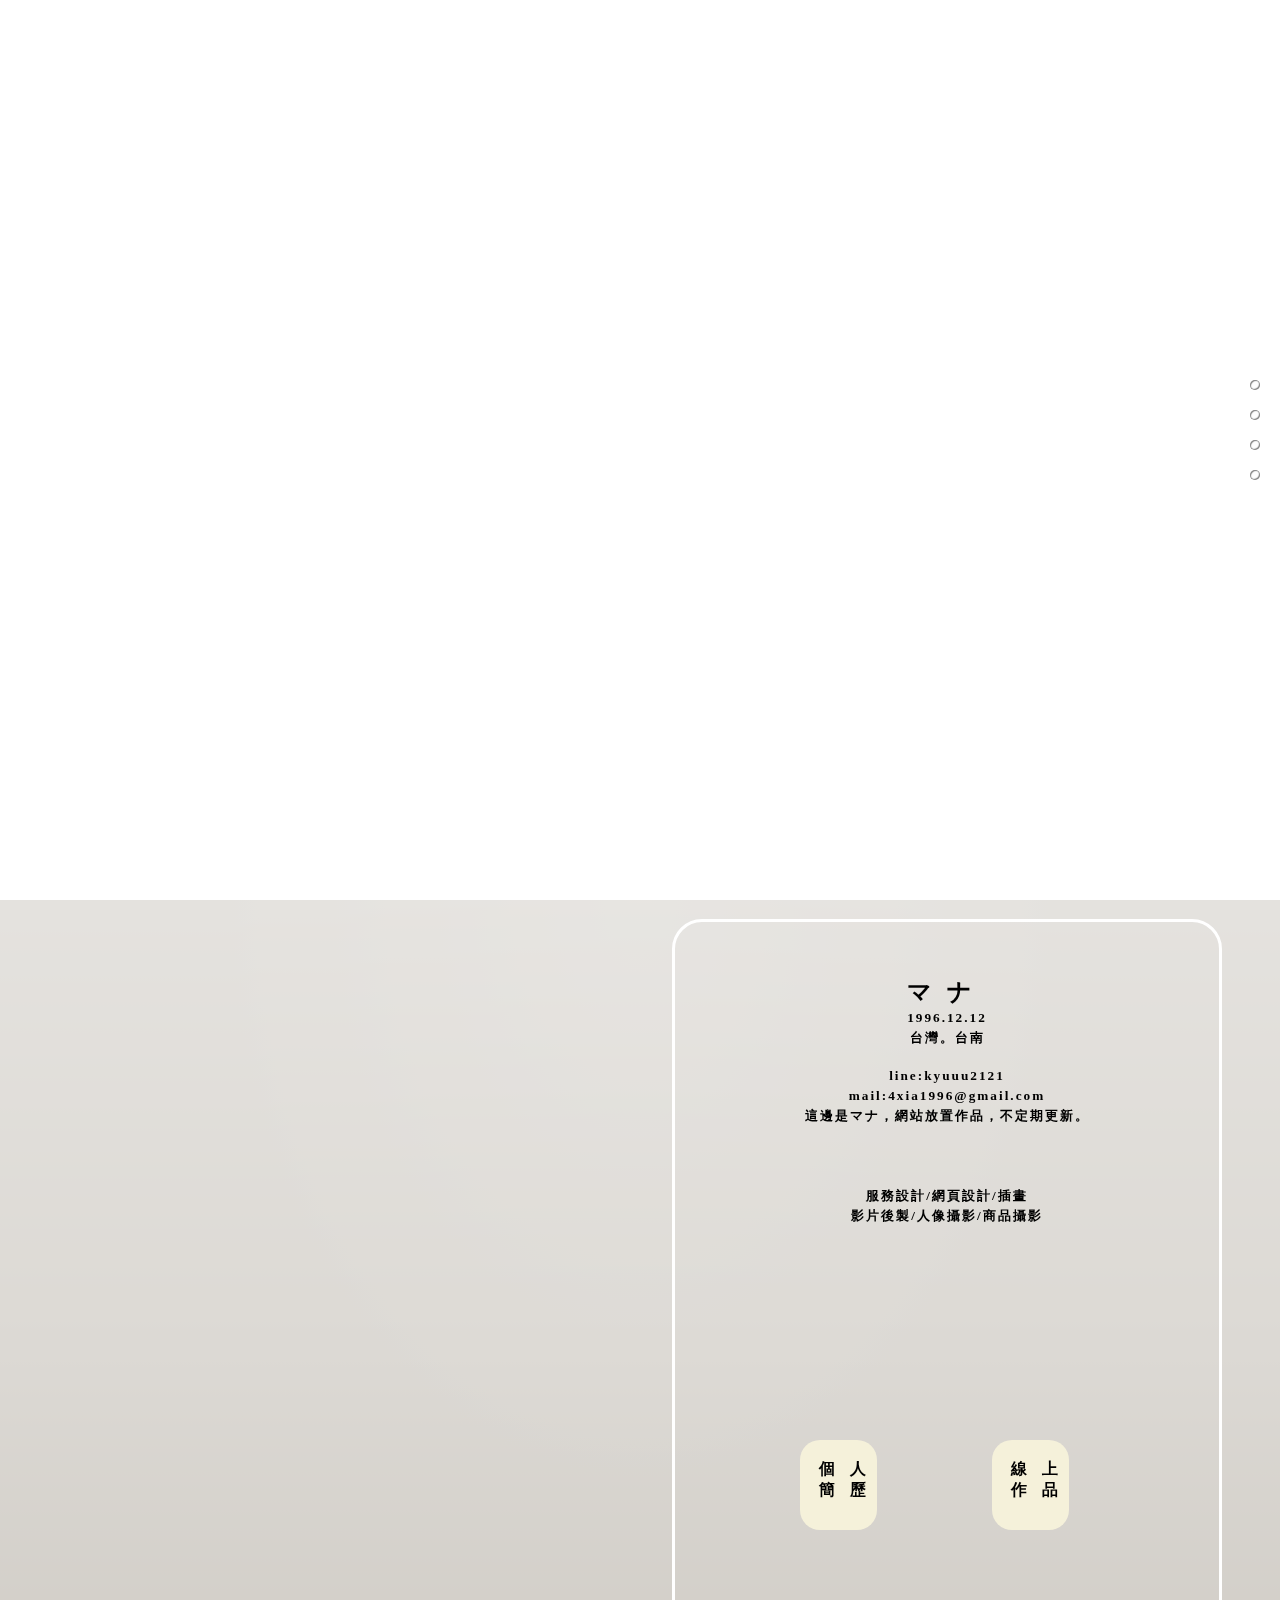
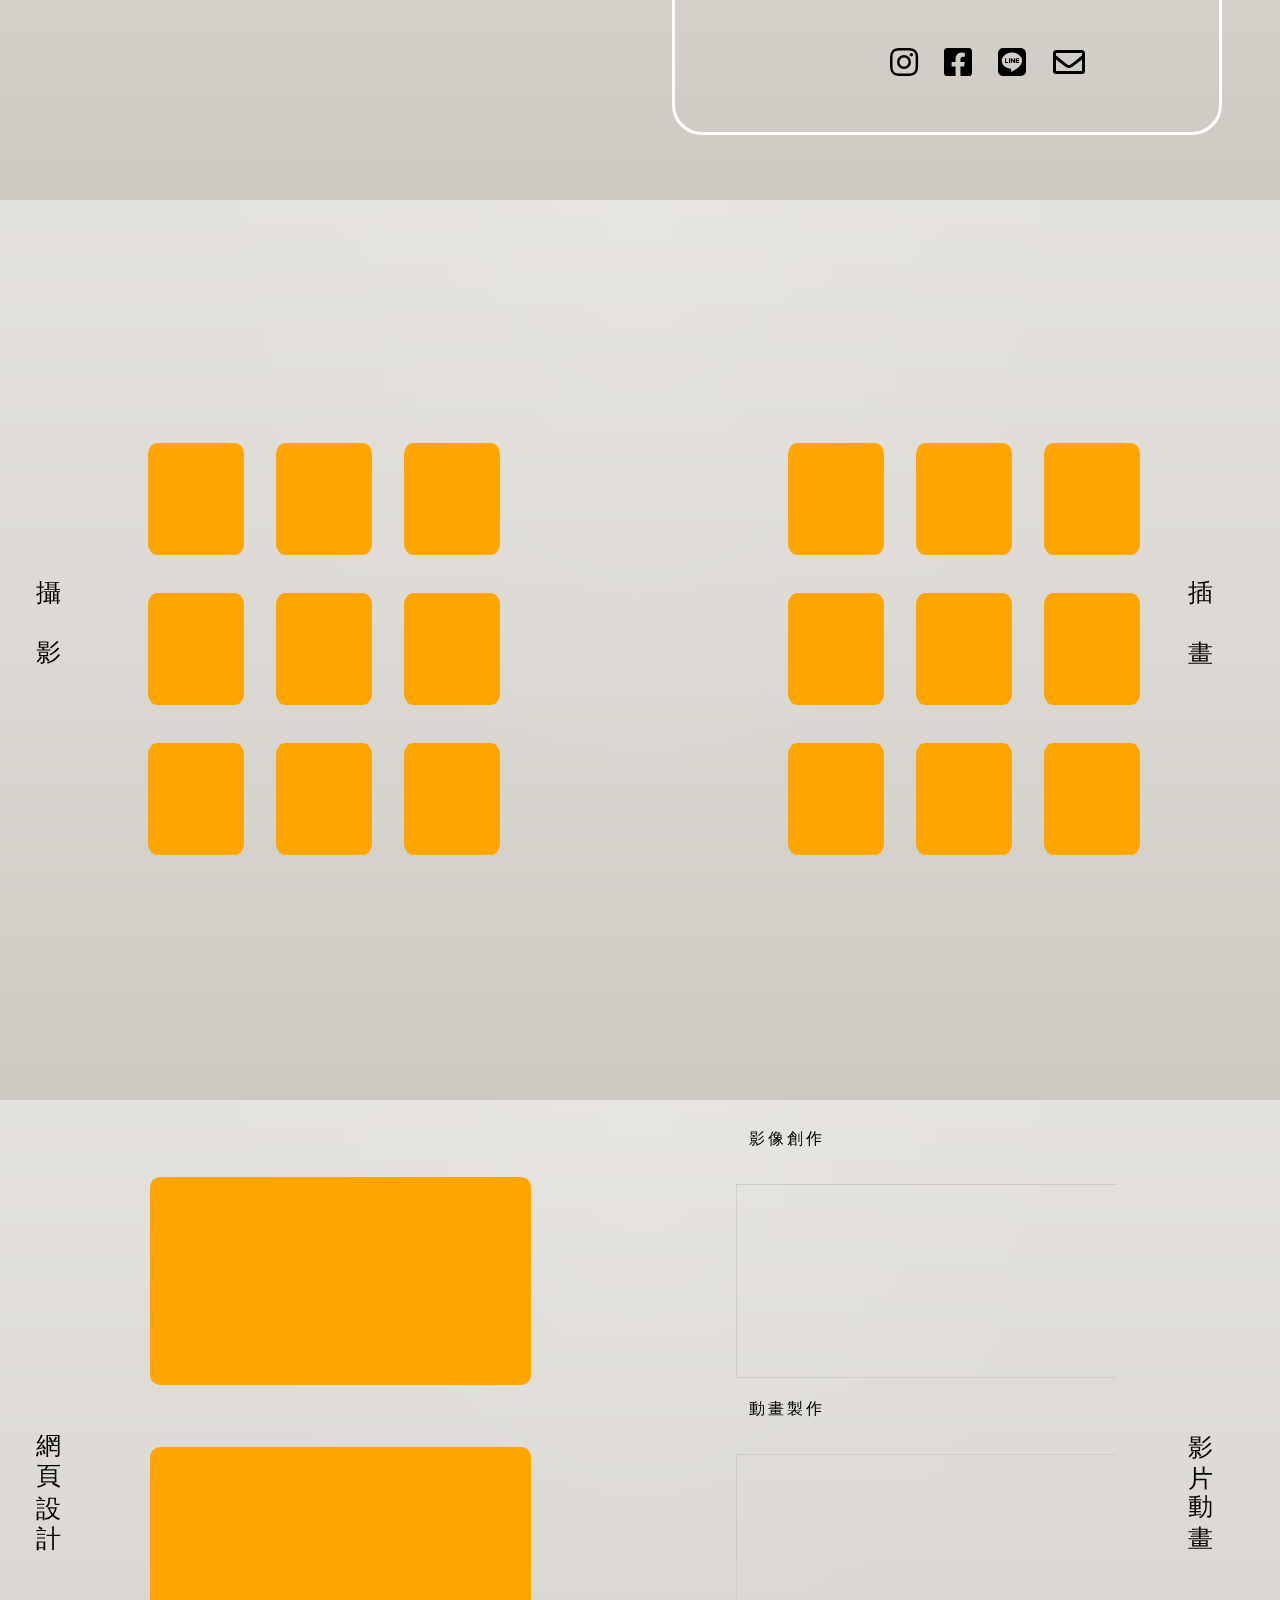
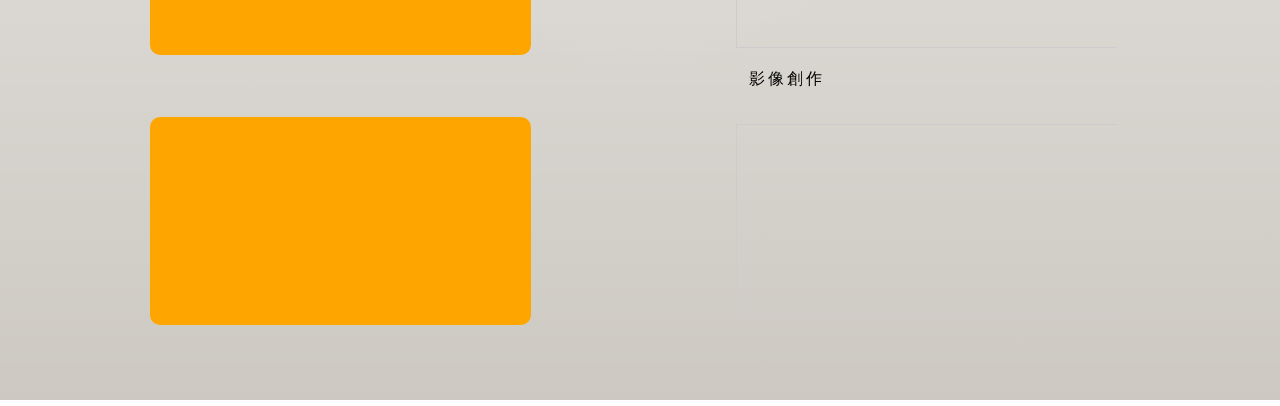
<file: index.html>
<!DOCTYPE html>
<html lang="en" >
<head>
  <meta charset="UTF-8">
  <title>CodePen - 2020pro</title>
  <meta name="viewport" content="width=device-width, initial-scale=1" ><!-- 手機螢幕 -->
  <link rel='stylesheet' href='https://cdnjs.cloudflare.com/ajax/libs/font-awesome/5.11.2/css/all.min.css'><link rel="stylesheet" href="./style.css">

</head>
<body>
<!-- partial:index.partial.html -->
<div class="nav">
  <li></li>
  <li></li>
  <li></li>
  <li></li>
</div>
<div class="menu menuP1">
  <h1>作品集</h1>
  <div class="menuleft"></div>
</div>
<div class="menu menuP2">
  <div class="P2sideR">
    <div class="moji"><br/><br/><br/>
      <h2>マナ</h2>
      <h5>1996.12.12</h5>
      <h5>台灣。台南</h5><br/>
      <h5>line:kyuuu2121</h5>
      <h5>mail:4xia1996@gmail.com</h5>
      <h5>這邊是マナ，網站放置作品，不定期更新。<br><br><br><br>服務設計/網頁設計/插畫<br>影片後製/人像攝影/商品攝影</h5><br/><br/>
    </div>
    <div class="mojiline">
      <div class="btnP1L" onclick="location.href='https://sumihau.github.io/2020pro/about/'">個人<br>簡歷</div>
      <div class="btnP1R" onclick="location.href='https://issuu.com/suenatsu/docs/___'">線上<br>作品</div> 
      <div class="btnbt">
        <div class="icon" onclick="location.href='https://www.instagram.com/4xia_photo/'"> <i class="fab fa-instagram fa-2x"></i></div>
        <div class="icon" onclick="location.href='https://www.facebook.com/profile.php?id=100002591007019'"><i class="fab fa-facebook-square fa-2x"></i></div>
        <div class="icon" onclick="location.href='https://line.me/ti/p/Ztzcpco9EP'"><i class="fab fa-line fa-2x"></i></div>
        <div class="icon" onclick="location.href='mailto:4xia1996@gmail.com'"><i class="fab far fa-envelope fa-2x"></i></div>
      </div>
    </div>
  </div>
  <div class="content contentP2">
    <div class="photo">  </div>
  </div>
</div>
<div class="menu menuP3">
  <div class="warpview" id="W1"></div>
  <div class="warpview" id="W2"></div>
  <div class="warpview" id="W3"></div>
  <div class="warpview" id="W4"></div>
  <div class="warpview" id="W5"> </div>
  <div class="warpview" id="W6"> </div>
  <div class="warpview" id="W7"></div>
  <div class="warpview" id="W8"> </div>
  <div class="warpview" id="W9"></div>
  <div class="artview" id="A1"></div>
  <div class="artview" id="A2"></div>
  <div class="artview" id="A3"></div>
  <div class="artview" id="A4"></div>
  <div class="artview" id="A5"> </div>
  <div class="artview" id="A6"> </div>
  <div class="artview" id="A7"></div>
  <div class="artview" id="A8"> </div>
  <div class="artview" id="A9"></div>
  <div class="P3sideR">
    <h3>插畫</h3>
    <div class="list">
      <div class="art" target="1"></div>
      <div class="art" target="2"></div>
      <div class="art" target="3"></div>
      <div class="art" target="4"></div>
      <div class="art" target="5"></div>
      <div class="art" target="6"></div>
      <div class="art" target="7"> </div>
      <div class="art" target="8"> </div>
      <div class="art" target="9"></div>
    </div>
  </div>
  <div class="content contentP3">
    <h3>攝影</h3>
    <div class="list">
      <div class="warp" target="1"></div>
      <div class="warp" target="2"></div>
      <div class="warp" target="3"></div>
      <div class="warp" target="4"></div>
      <div class="warp" target="5"></div>
      <div class="warp" target="6"></div>
      <div class="warp" target="7"> </div>
      <div class="warp" target="8"> </div>
      <div class="warp" target="9"></div>
    </div>
  </div>
</div>
<div class="menu menuP4">
  <div class="videoview" id="V1"></div>
  <div class="videoview" id="V2"></div>
  <div class="videoview" id="V3"></div>
  <div class="webDview" id="D1"></div>
  <div class="webDview" id="D2"></div>
  <div class="webDview" id="D3"></div>
  <div class="P4sideR">
    <h3>影片動畫</h3>
    <div class="listP4">
      <div class="p4moji">
        <h4>影像創作</h4>
      </div>
      <div class="video" target="1">
        <iframe id="sightmap" width="100%" height="700px" style="border: 1px solid #cccccc;" src="https://www.youtube.com/embed/0JRGnUV4NbQ" frameborder="0"></iframe>
      </div>
      <div class="p4moji">
        <h4>動畫製作  </h4>
      </div>
      <div class="video" target="2">
        <iframe id="sightmap" width="100%" height="700px" style="border: 1px solid #cccccc;" src="https://www.youtube.com/embed/on_O6_CqyMk" frameborder="0"></iframe>
      </div>
      <div class="p4moji">
        <h4>影像創作</h4>
      </div>
      <div class="video" target="3">
        <iframe id="sightmap" width="100%" height="700px" style="border: 1px solid #cccccc;" src="https://www.youtube.com/embed/7N0_OAW2Iug" frameborder="0"></iframe>
      </div>
    </div>
  </div>
  <div class="content contentP4">
    <h3>網頁設計</h3>
    <div class="listP4">
      <div class="webD" target="1"></div>
      <div class="webD" target="2"></div>
      <div class="webD" target="3"></div>
    </div>
  </div>
</div>
<!-- partial -->
  <script src='https://cdnjs.cloudflare.com/ajax/libs/jquery/3.5.1/jquery.min.js'></script><script  src="./script.js"></script>

</body>
</html>
</file>
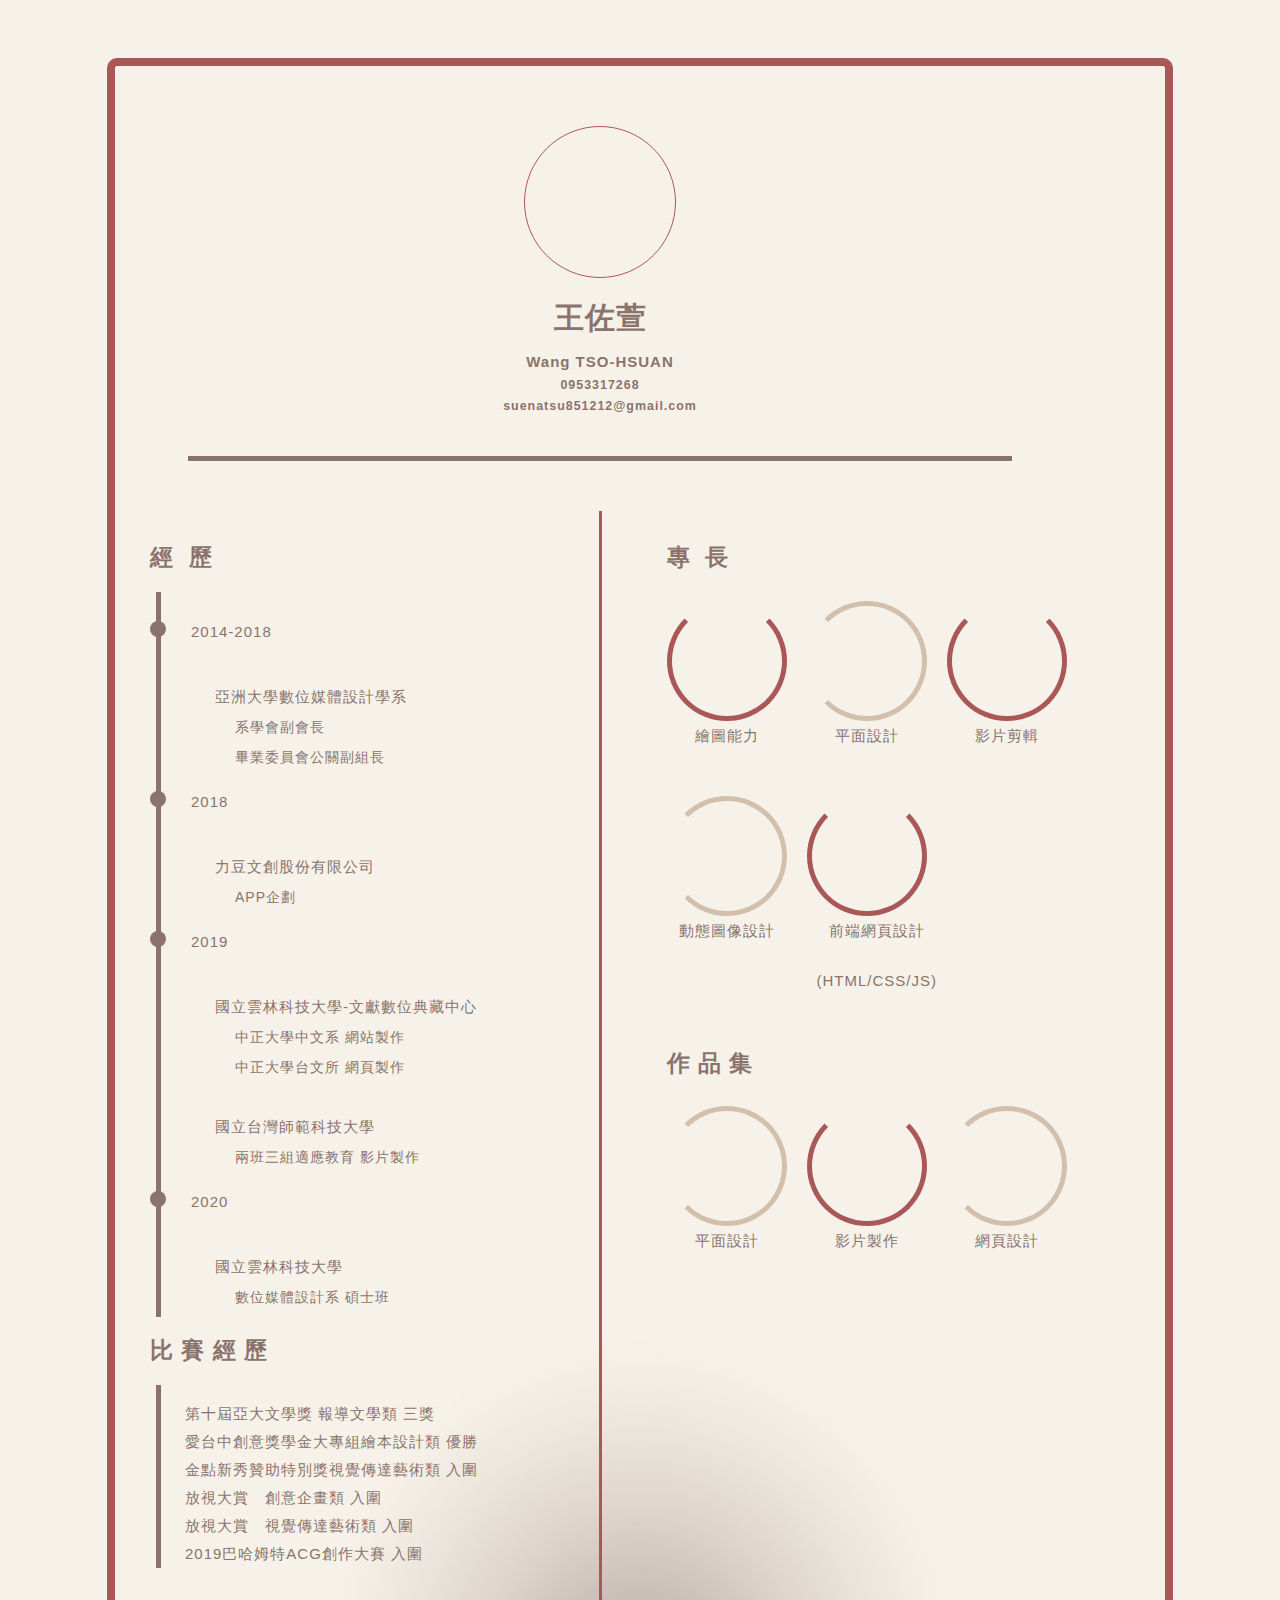
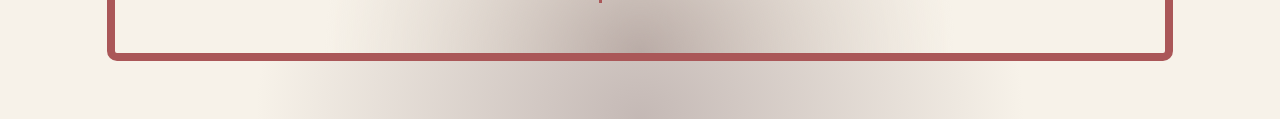
<file: about/index.html>
<!DOCTYPE html>
<html lang="en" >
<head>
  <meta charset="UTF-8">
  <title>CodePen - 2020.03.03</title>
  <link rel="stylesheet" href="./style.css">

</head>
<body>
<!-- partial:index.partial.html -->
<div class="BG">
  <div class="menu">
  <!--<div class="circle" target="1" style="background-color:#df405a;">自我介紹</div>
  <div class="circle" target="2" style="background-color:#87314e;">研究計畫</div>-->
  </div> 
  
  <div class="page" id="P1">
  <div class="top">
    <div class="photo"></div>
        <h1>王佐萱</h1>
         <h4>Wang&nbsp;TSO-HSUAN</h4>
          <h5>0953317268</h5>
          <h5>suenatsu851212@gmail.com</h5>
    </div>
<hr>
<div class="resume">
  <div class="left">
    <div class="Experience">
    <h2>經&nbsp;&nbsp;歷</h2>
      <ul class="listExperience">
        <li class="year"><div class="bullet"></div>2014-2018
          <ul>
            <li>亞洲大學數位媒體設計學系
            <ul>系學會副會長</ul>
            <ul>畢業委員會公關副組長</ul>
            </li>
          </ul>
        </li>
        <li class="year"><div class="bullet"></div>2018
          <ul>
            <li>力豆文創股份有限公司
              <ul>APP企劃</ul></li>
          </ul>
        </li>
        <li class="year"><div class="bullet"></div>2019
          <ul>
            <li>國立雲林科技大學-文獻數位典藏中心
              <ul>中正大學中文系&nbsp;網站製作</ul>
              <ul>中正大學台文所&nbsp;網頁製作</ul>
              <ul></ul>
            </li>
            <li>國立台灣師範科技大學
              <ul>兩班三組適應教育&nbsp;影片製作</ul>
            </li>
          </ul>
        </li>
	<li class="year"><div class="bullet"></div>2020
          <ul>
            <li>國立雲林科技大學
              <ul>數位媒體設計系&nbsp;碩士班</ul>
            </li>
          </ul>
        </li> 
        </ul> 
      </div>
    <div class="block">
    <h2>比&nbsp;賽&nbsp;經&nbsp;歷</h2>
    <ul class="listLicense">
       <li>第十屆亞大文學獎 報導文學類	三獎</li>
       <li>愛台中創意獎學金大專組繪本設計類	優勝</li>
       <li>金點新秀贊助特別獎視覺傳達藝術類	入圍</li>
       <li>放視大賞　創意企畫類	入圍</li>
       <li>放視大賞　視覺傳達藝術類	入圍</li>
       <li>2019巴哈姆特ACG創作大賽	入圍</li>
       </ul>
    </div>    
</div>
  <div class="right">
    <div class="block">
    <h2>專&nbsp;&nbsp;長</h2>
    <ul class="listSkill">
       <li>
          <div class="icon">
          </div>繪圖能力
          </li>
       <li>
          <div class="icon">
          </div>平面設計
          </li>
       <li>
          <div class="icon">
          </div>影片剪輯
          </li>
       <li>
          <div class="icon">
          </div>動態圖像設計
          </li>
       <li>
          <div class="icon">
          </div>前端網頁設計<br>(HTML/CSS/JS) 
          </li>  
       </ul>
    </div>
    <div class="block">
    <h2>作&nbsp;品&nbsp;集</h2>
    <ul class="listissuu">
       <li>
          <div class="issuu"><a class="btn" href="https://issuu.com/suenatsu/docs/work_por" target="_blank"></a>
          </div>平面設計
          </li>
       <li>
          <div class="issuu"><a class="btn" href="https://reurl.cc/Kk6xpp" target="_blank"></a>
          </div>影片製作
          </li>
       <li>
          <div class="issuu"><a class="btn" href="https://reurl.cc/62gy5M" target="_blank"></a>
          </div>網頁設計
          </li>
       </ul>
    </div>
    
    
  
  </div>
</div>

</div>

  <div class="page" id="P2">
    <div class="top">
      <div class="resrch">
        <div class="title"><P><B><H2>研究計畫</H2></B></div><BR>　
       <div class="text"> 在網路普及以及快速前進的社會下，例如每半年更新一次的智慧型手機，發表時都更精緻化、相較於前一代有了新的突破。而不僅僅是機體，媒介也需要不斷的創新、或是在當中尋找能夠修改或創新、以及研發的項目。例如起初都是紙本的教育，隨著科技起步，線上課程、或是更多元化的教育，讓學生不再是只透過書本和面對面的老師、課堂學習，可以更多方面的去探索，藉此更能挖掘到自己的專長。<BR>
同理，身旁還有諸多可以讓我們透過數位化去改善其完善性、便利性、精緻化的事物存在，而我希望能從中找出一項能夠改善的項目，透過一次實作來進行，找出問題、想出解決辦法、以及實作出能夠改善的元件。<BR>
而生活周遭許多事情都會讓我產生思考，不管是在學生時期的教科書的使用上，對比現在多元化的教育，回顧當時曾經學習過什麼樣的內容，透過數位化能否將此作改善，例如原本厚重的書將其數位化並加上語音或是ＡＲ效果，是否能有效增加學生學習意願或者是更助於學習；或者照顧家中長者時，思考該透過怎麼樣的活動去讓年長者思考，藉此改善失智或是進行復健運動。</P></div>
        </div>
      </div>
   
 <div class="resrch">
        　<div class="title"><P><B><H2>研究方法</H2></B></div><BR>
	<div class="text"> 雙鑽石設計流程(The Double Diamond Design Process)：為英國設計協會於2005年提出的一套設計流程。分為四種階段：<BR><BR>
探索(Discover)：探討108課綱推動之背景、目的以及執行時的利害分析、蒐集各種市場資料進行評估，如各種交流平台及教學平台；以及使用者心得、市場調查被服務者之需求。<BR><BR>
定義(Define)：將找到的利害分析、排序問題之嚴重性。並與利害關係人進行溝通，找出要改善的「問題」以及「解決辦法」。<BR><BR>
發展(Develop)：釐清問題的解決方向之後，開始規劃設計藍圖及著手進行、測試修改，將解決辦法妥善做到完整。<BR><BR>
傳遞(Deliver)：將最後做出完善的設計方案交付給使用者，利用這一套方式先蒐集各種目前教育政策執行的背景、目的以及其執行時的利害分析、蒐集各種市場資料進行評估，將問題一一列出後排序其解決的優先順序。將結果擬定出一套設計藍圖，並經過多次評估問題解決方案後，進行實作，以及多次測試，做出一套將傷害程度減至最低的方案。</P></div>


        </div>
</div>  
    
</div>
<!-- partial -->
  <script src='https://cdnjs.cloudflare.com/ajax/libs/jquery/3.4.1/jquery.min.js'></script><script  src="./script.js"></script>

</body>
</html>
</file>
<file: style.css>
@charset "UTF-8";
* {
  padding: 0;
  margin: 0;
  font-family: Georgia, "游明朝", "Yu Mincho", "游明朝体", YuMincho, "ヒラギノ明朝 Pro", "Hiragino Mincho ProN", "MS P明朝", "MS PMincho", HGS明朝E, "MS Mincho", serif;
  transition-duration: 1s;
}

body {
  overflow: hidden;
}

.nav {
  position: fixed;
  top: 40%;
  right: 0px;
}

.nav li {
  width: 10px;
  height: 10px;
  margin: 20px;
  background-color: white;
  border-radius: 50%;
  box-shadow: 1px 1px 1px rgba(0, 0, 0, 0.5) inset, -1px -1px 1px rgba(0, 0, 0, 0.5) inset;
  list-style-type: none;
  cursor: pointer;
}

.menu {
  display: flex;
  background-image: url(https://i.ibb.co/s1dsk01/2020-1-7-16-200716.jpg);
  background-size: cover;
  background-repeat: no-repeat;
  height: 100vh;
}

.menuP2, .menuP3, .menuP4 {
  display: flex;
  background-color: #DCD9D4;
  background-image: linear-gradient(to bottom, rgba(255, 255, 255, 0.5) 0%, rgba(0, 0, 0, 0.5) 100%), radial-gradient(at 50% 0%, rgba(255, 255, 255, 0.1) 0%, rgba(0, 0, 0, 0.5) 50%);
  background-blend-mode: soft-light,screen;
  background-size: cover;
  height: 100vh;
}

.menuP1 h1 {
  writing-mode: vertical-rl;
  font-weight: 100;
  letter-spacing: 30px;
  font-size: 80px;
  z-index: 2;
  color: #fff;
  position: absolute;
  top: 35%;
  left: 46.5%;
}

.menuleft {
  position: absolute;
  width: 50vw;
  height: 100vh;
  background-color: #fff;
  opacity: 0.3;
  z-index: 1;
}

.contentP2 {
  position: absolute;
  top: 100%;
}

.photo {
  background-image: url(https://i.ibb.co/m4B8VVX/1-1.jpg);
  background-size: cover;
  background-repeat: no-repeat;
}

.moji {
  text-align: center;
  border: 3px #FFFFFF solid;
  border-radius: 30px;
  background-color: none;
}

.moji h2 {
  letter-spacing: 15px;
  white-space: nowrap;
}

.moji h5 {
  letter-spacing: 2px;
  line-height: 20px;
  word-wrap: break-word;
}

.btnbt {
  display: flex;
  width: 35%;
  height: 5%;
  padding: 3%;
  padding-top: 4%;
  padding-left:14%;
  letter-spacing: 15px;
  white-space: nowrap;
  border-radius: 20px;
}

.icon {
  width: 10%;
  margin-left: 2em;
  height: 100%;
  cursor: pointer;
}

.btnP1L, .btnP1R {
  letter-spacing: 15px;
  white-space: nowrap;
  background-color: #f5f1da;
  z-index: 20;
  border-radius: 20px;
  cursor: pointer;
}

@media only screen and (min-width: 300px) {
  .contentP2, .P2sideR {
    width: 100%;
    height: 50%;
  }

  .P2sideR {
    position: absolute;
    top: 150%;
    left: 0%;
    order: 2;
  }

  .contentP2 {
    position: absolute;
    top: 100%;
    order: 1;
  }

  .photo, .moji {
    width: 85%;
    height: 90%;
    margin-top: 3%;
    margin-left: 5%;
  }

  .btnP1L {
    position: absolute;
    top: 30%;
    left: 70%;
  }

  .btnP1R, .btnP1L {
    width: 10%;
    height: 20%;
    padding-left: 3%;
    padding-right: 0%;
    padding-top: 1%;
  }

  .btnP1R {
    position: absolute;
    top: 60%;
    left: 70%;
  }

  .btnbt {
    position: absolute;
    top: 75%;
    left: 25%;
  }
}
@media only screen and (min-device-width: 414px) and (max-device-width: 736px) and (-webkit-min-device-pixel-ratio: 3) {
  .contentP2, .P2sideR {
    width: 100%;
    height: 50%;
  }

  .P2sideR {
    position: absolute;
    top: 150%;
    left: 0%;
    order: 2;
  }

  .contentP2 {
    position: absolute;
    top: 100%;
    order: 1;
  }

  .photo, .moji {
    width: 85%;
    height: 90%;
    margin-top: 3%;
    margin-left: 5%;
  }

  .btnP1L {
    position: absolute;
    top: 30%;
    left: 70%;
  }

  .btnP1R, .btnP1L {
    width: 10%;
    height: 20%;
    padding-left: 3%;
    padding-right: 0%;
    padding-top: 1%;
  }

  .btnP1R {
    position: absolute;
    top: 60%;
    left: 70%;
  }

  .btnbt {
    position: absolute;
    top: 75%;
    left: 25%;
  }
}
@media only screen and (min-width: 820px) {
  .btnP1L, .btnP1R {
    width: 5%;
    height: 5%;
    padding: 3%;
    padding-left: 3%;
    padding-right: 4%;
    padding-top: 3%;
    padding-bottom:4%;
    font-weight:bold;
  }

  .btnP1L {
    position: absolute;
    top: 60%;
    left: 25%;
  }

  .btnP1R {
    position: absolute;
    top: 60%;
    left: 55%;
  }

  .btnbt {
    position: absolute;
    top: 80%;
    left: 20%;
  }

  .contentP2, .P2sideR {
    width: 50%;
    height: 100%;
  }

  .P2sideR {
    margin-left: 50%;
  }

  .contentP2, .P2sideR {
    position: absolute;
    top: 100%;
  }

  .photo {
    width: 40%;
    height: 60%;
    margin: 30%;
  }
}
.contentP3 {
  width: 50vw;
  height: 100vh;
  position: absolute;
  background-color: none;
  top: 200%;
  left: 0%;
  justify-content: center;
}

.P3sideR {
  width: 50vw;
  height: 100vh;
  position: absolute;
  top: 200%;
  right: 0%;
  background-color: none;
  justify-content: center;
}

.menuP3 h3 {
  writing-mode: vertical-lr;
  font-weight: 100;
  letter-spacing: 60px;
  font-size: 25px;
  z-index: 2;
  color: #000;
  white-space: nowrap;
}

.warpview, .artview {
  border: 1px #fff solid;
  z-index: 50;
  display: none;
}

.list {
  transition-duration: 1s;
  background-color: none;
  display: flex;
  flex-wrap: wrap;
  margin-top: 1%;
  padding-bottom: 5%;
}

.warp, .art {
  width: 25%;
  height: 25%;
  margin: auto;
  flex-wrap: wrap;
  justify-content: space-around;
  margin-right: 3%;
  margin-top: 3%;
  border-radius: 10%;
  background-color: orange;
  cursor: pointer;
}

.warp:hover, .art:hover {
  transform: scale(1.2);
}

@media only screen and (min-width: 300px) {
  .contentP3, .P3sideR {
    width: 100%;
    height: 50%;
  }

  .P3sideR {
    position: absolute;
    top: 250%;
    left: 0%;
    order: 2;
  }

  .contentP3 {
    position: absolute;
    top: 200%;
    order: 1;
  }

  .list {
    width: 50%;
    height: 70%;
    position: absolute;
    top: 10%;
    left: 25%;
  }

  .contentP3 h3, .P3sideR h3 {
    position: absolute;
    top: 25%;
    left: 10%;
  }

  .warpview, .artview {
    width: 100vw;
    height: 50vh;
    position: absolute;
    top: 220%;
  }
}
@media only screen and (min-width: 820px) {
  .contentP3, .P3sideR {
    width: 50%;
    height: 100%;
  }

  .P3sideR {
    margin-left: 50%;
  }

  .contentP3, .P3sideR {
    position: absolute;
    top: 200%;
  }

  .list {
    width: 30vw;
    height: 50vh;
    position: absolute;
    top: 25%;
    left: 20%;
  }

  .P3sideR h3 {
    position: absolute;
    top: 40%;
    left: 85%;
  }

  .contentP3 h3 {
    position: absolute;
    top: 40%;
    left: 5%;
  }

  .warpview, .artview {
    width: 100vw;
    height: 100vh;
    position: absolute;
    top: 200%;
  }
}
.warp:nth-child(1), #W1 {
  background-image: url(https://i.ibb.co/V3X5Bq3/DSCF3003.jpg);
  background-size: cover;
  background-repeat: no-repeat;
}

.warp:nth-child(2), #W2 {
  background-image: url(https://i.ibb.co/YpLRBjN/DSCF2991.jpg);
  background-size: cover;
  background-repeat: no-repeat;
}

.warp:nth-child(3), #W3 {
  background-image: url(https://i.ibb.co/Jd8dWkM/DSCF2289.jpg);
  background-size: cover;
  background-repeat: no-repeat;
}

.warp:nth-child(4), #W4 {
  background-image: url(https://i.ibb.co/88XzytY/DSCF2533.jpg);
  background-size: cover;
  background-repeat: no-repeat;
}

.warp:nth-child(5), #W5 {
  background-image: url(https://i.ibb.co/bJMTbdw/DSCF2577.jpg);
  background-size: cover;
  background-repeat: no-repeat;
}

.warp:nth-child(6), #W6 {
  background-image: url(https://i.ibb.co/Tk4HK1X/DSCF26472.jpg);
  background-size: cover;
  background-repeat: no-repeat;
}

.warp:nth-child(7), #W7 {
  background-image: url(https://i.ibb.co/2n8HmtP/DSCF2765.jpg);
  background-size: cover;
  background-repeat: no-repeat;
}

.warp:nth-child(8), #W8 {
  background-image: url(https://i.ibb.co/dbxKTHd/DSCF2849.jpg);
  background-size: cover;
  background-repeat: no-repeat;
}

.warp:nth-child(9), #W9 {
  background-image: url(https://i.ibb.co/Lg7XMgN/DSCF2896-3.jpg);
  background-size: cover;
  background-repeat: no-repeat;
}

.art:nth-child(1) {
  background-image: url(https://i.ibb.co/k05ChqQ/0805.png);
  background-size: cover;
  background-repeat: no-repeat;
}

#A1 {
  background-image: url(https://i.ibb.co/k05ChqQ/0805.png);
  background-size: contain;
  background-repeat: no-repeat;
  margin-top: 15%;
}

.art:nth-child(2) {
  background-image: url(https://i.ibb.co/QjMjNv4/12313.jpg);
  background-size: cover;
  background-repeat: no-repeat;
}

#A2 {
  background-image: url(https://i.ibb.co/QjMjNv4/12313.jpg);
  background-size: contain;
  background-repeat: no-repeat;
  margin-left: 25%;
}

.art:nth-child(3) {
  background-image: url(https://i.ibb.co/qyhj4DR/image.png);
  background-size: cover;
  background-repeat: no-repeat;
}

#A3 {
  background-image: url(https://i.ibb.co/qyhj4DR/image.png);
  background-size: contain;
  background-repeat: no-repeat;
  margin-left: 25%;
}

.art:nth-child(4) {
  background-image: url(https://i.ibb.co/4gtMGXx/image.jpg);
  background-size: cover;
  background-repeat: no-repeat;
}

#A4 {
  background-image: url(https://i.ibb.co/4gtMGXx/image.jpg);
  background-size: contain;
  background-repeat: no-repeat;
  margin-left: 25%;
}

.art:nth-child(5) {
  background-image: url(https://i.ibb.co/k8VKQHf/gurugurugurugu.png);
  background-size: cover;
  background-repeat: no-repeat;
}

#A5 {
  background-image: url(https://i.ibb.co/k8VKQHf/gurugurugurugu.png);
  background-size: contain;
  background-repeat: no-repeat;
  margin-left: 25%;
}

.art:nth-child(6) {
  background-image: url(https://i.ibb.co/XbjNH8n/ya.jpg);
  background-size: cover;
  background-repeat: no-repeat;
}

#A6 {
  background-image: url(https://i.ibb.co/XbjNH8n/ya.jpg);
  background-size: contain;
  background-repeat: no-repeat;
  margin-left: 5%;
}

.art:nth-child(7) {
  background-image: url(https://i.ibb.co/Yy9p9f6/JKK.jpg);
  background-size: cover;
  background-repeat: no-repeat;
}

#A7 {
  background-image: url(https://i.ibb.co/Yy9p9f6/JKK.jpg);
  background-size: contain;
  background-repeat: no-repeat;
  margin-left: 25%;
}

.art:nth-child(8) {
  background-image: url(https://i.ibb.co/r0qgRwm/image.jpg);
  background-size: cover;
  background-repeat: no-repeat;
}

#A8 {
  background-image: url(https://i.ibb.co/r0qgRwm/image.jpg);
  background-size: contain;
  background-repeat: no-repeat;
  margin-left: 5%;
}

.art:nth-child(9) {
  background-image: url(https://i.ibb.co/Yjww9RM/image.jpg);
  background-size: cover;
  background-repeat: no-repeat;
}

#A9 {
  background-image: url(https://i.ibb.co/Yjww9RM/image.jpg);
  background-size: contain;
  background-repeat: no-repeat;
  margin-left: 25%;
}

.contentP4 {
  width: 50vw;
  height: 100vh;
  position: absolute;
  background-color: none;
  top: 300%;
  left: 0%;
  justify-content: center;
}

.P4sideR {
  width: 50vw;
  height: 100vh;
  position: absolute;
  top: 300%;
  right: 0%;
  justify-content: center;
}

.videoview, .webDview {
  border: 1px #fff solid;
  z-index: 50;
  display: none;
}

.listP4 {
  transition-duration: 1s;
  background-color: none;
  display: flex;
  flex-wrap: wrap;
  margin-top: 1%;
  padding-bottom: 5%;
}

.p4moji {
  width: 15vw;
  height: 2em;
  margin-top: -10%;
  margin-left: -5%;
  display: flex;
  flex-wrap: wrap;
}

.p4moji h4 {
  margin-left: 1em;
  font-weight: 100;
  letter-spacing: 3px;
  padding-left: 10%;
  padding-top: 5%;
  font-size: 12pt;
  z-index: 2;
  color: #000;
  white-space: nowrap;
}

.video {
  padding-top: 3px;
  overflow: hidden;
  cursor: pointer;
}

.video iframe,
.video object,
.video embed {
  width: 100%;
  height: 100%;
}

.webD {
  width: 85%;
  height: 13em;
  margin: auto;
  flex-wrap: wrap;
  justify-content: space-around;
  margin-right: 3%;
  margin-top: 3%;
  border-radius: 10px;
  background-color: orange;
  cursor: pointer;
}

.webD:hover {
  transform: scale(1.05);
}

.menuP4 h3 {
  writing-mode: vertical-lr;
  font-weight: 100;
  letter-spacing: 30px;
  font-size: 25px;
  z-index: 2;
  color: #000;
  white-space: nowrap;
}

@media only screen and (min-width: 300px) {
  .webD {
    width: 25%;
    height: 10em;
  }

  .contentP4, .P4sideR {
    width: 100%;
    height: 50%;
  }

  .P4sideR {
    position: absolute;
    top: 350%;
    left: 0%;
    order: 2;
  }

  .contentP4 {
    position: absolute;
    top: 300%;
    order: 1;
  }

  .listP4 {
    width: 70%;
    height: 40%;
    margin-left: 20%;
    margin-top: 10%;
  }

  .contentP4 h3, .P4sideR h3 {
    position: absolute;
    top: 20%;
    left: 10%;
  }

  .webDview, .videoview {
    width: 100vw;
    height: 50vh;
    position: absolute;
    top: 320%;
  }

  .p4moji {
    margin-top: -10%;
    display: inline;
    margin-left: 5%;
  }

  .video {
    width: 25%;
    height: 10em;
    padding-bottom: 5%;
    margin-left: -19%;
  }
}
@media only screen and (min-width: 820px) {
  .contentP4, .P4sideR {
    width: 50%;
    height: 100%;
  }

  .P4sideR {
    margin-left: 50%;
  }

  .contentP4, .P4sideR {
    position: absolute;
    top: 300%;
  }

  .listP4 {
    width: 70%;
    height: 90%;
    margin-left: 15%;
    margin-top: 10%;
  }

  .video {
    width: 85%;
    height: 12em;
    padding-bottom: 9%;
    margin-left: 0%;
  }

  .P4sideR h3 {
    position: absolute;
    top: 35%;
    left: 85%;
  }

  .contentP4 h3 {
    position: absolute;
    top: 35%;
    left: 5%;
  }

  .webDview, .videoview {
    width: 100vw;
    height: 100vh;
    position: absolute;
    top: 300%;
    left: 25%;
  }

  .webD {
    width: 85%;
    height: 13em;
  }

  .p4moji {
    margin-left: -5%;
  }
}
.webD:nth-child(1) {
  background-image: url(https://i.ibb.co/ts0B4Nq/web1.jpg);
  background-size: cover;
  background-repeat: no-repeat;
}

#D1 {
  background-image: url(https://i.ibb.co/ts0B4Nq/web1.jpg);
  background-size: contain;
  background-repeat: no-repeat;
}

.webD:nth-child(2) {
  background-image: url(https://i.ibb.co/G9q4HgG/web2.jpg);
  background-size: cover;
  background-repeat: no-repeat;
}

#D2 {
  background-image: url(https://i.ibb.co/G9q4HgG/web2.jpg);
  background-size: contain;
  background-repeat: no-repeat;
}

.webD:nth-child(3) {
  background-image: url(https://i.ibb.co/RY6dF6g/web3.jpg);
  background-size: cover;
  background-repeat: no-repeat;
}

#D3 {
  background-image: url(https://i.ibb.co/RY6dF6g/web3.jpg);
  background-size: contain;
  background-repeat: no-repeat;
}
</file>
<file: about/style.css>
@charset "UTF-8";
* {
  /*   border: solid 1px black; */
}

body {
  padding: 50px;
  display: flex;
  justify-content: center;
  color: #8A736C;
  font-size: 15px;
  letter-spacing: 1px;
  font-family: "微軟正黑體",sans-serif;
  background: radial-gradient(ellipse 30% 20% at 50% 100%, rgba(138, 115, 108, 0.5), #F7F2E9);
}

.circle {
  display: flex;
  margin: 20px;
  margin-top: 25px;
  width: 100px;
  height: 30px;
  border-radius: 100px;
  line-height: 28px;
  color: #fff;
  padding: 5px;
  letter-spacing: 10px;
}

.BG {
  display: flex;
  max-width: 950px;
  border: solid 8px #AA5758;
  border-radius: 10px;
  padding: 50px;
  position: relative;
  background: radial-gradient(ellipse 30% 20% at 50% 100%, rgba(138, 115, 108, 0.3), #F7F2E9);
}

.page {
  margin-left: -80px;
}

.resume {
  line-height: 28px;
  display: -webkit-flex;
  display: flex;
  flex-direction: row;
}

.top, P2top {
  margin: 0px auto;
}

.top H4 {
  line-height: 5px;
}

.top H5 {
  line-height: 0px;
}

H1, H4, H5 {
  text-align: center;
}

H2 {
  margin-left: 50px;
}

.title {
  width: 400px;
  position: absolute;
  top: -30%;
  left: 20%;
  text-align: center;
  margin-top: 50px;
}

.text {
  position: relative;
  top: 0px;
  margin-top: 30px;
}

.photo {
  background-image: url(https://i.postimg.cc/GmPM8kmj/photo-1.png);
  background-size: contain;
  width: 150px;
  height: 150px;
  border-radius: 50%;
  margin: 0px auto;
  border: solid 1px #AA5758;
  margin-top: 10px;
}

hr {
  border: none;
  border-bottom: solid 5px #8A736C;
  max-width: 80%;
  margin-top: 50px;
  margin-bottom: 50px;
  position: relative;
}

.left {
  flex: 2;
}

.right {
  flex: 2;
}

.left {
  padding-right: 50px;
  border-right: solid 3px #AA5758;
}

.left, .right {
  padding: 15px;
}

.listExperience::before, .listLicense::before {
  content: ' ';
  height: 100%;
  width: 5px;
  background-color: #8A736C;
  position: absolute;
  top: 0;
  left: 2.4em;
}

.listExperience, .listLicense {
  padding: 1em 0 0 2em;
  margin: 20px;
  list-style: none;
  position: relative;
}

.listLicense li {
  margin-left: 35px;
}

.year {
  margin-left: 25px;
  line-height: 50px;
}

.year li {
  display: inline-block;
  margin: 1em 0;
  vertical-align: top;
}

.year li ul {
  margin: -20px;
  font-size: 14px;
}

.bullet {
  align-items: center;
  text-align: center;
  display: inline-block;
  position: relative;
  left: -25px;
  margin-right: 0px;
  width: 1rem;
  height: 1rem;
  box-sizing: border-box;
  border-radius: 50%;
  background: #8A736C;
}

.listSkill, .listissuu {
  display: flex;
  flex-wrap: wrap;
  line-height: 50px;
}

.listSkill li, .listissuu li {
  overflow: hidden;
  box-sizing: border-box;
  display: flex;
  align-items: center;
  text-align: center;
  padding: 15px;
  max-width: 50%;
  display: inline-block;
  margin: 5px;
  margin-bottom: 10px;
  justify-content: space-between;
}

.icon, .issuu, .btn {
  display: flex;
  position: relative;
  width: 100px;
  height: 100px;
  border-radius: 50%;
}

.listSkill > li:nth-child(1) div::before, .listSkill > li:nth-child(3) div::before, .listSkill > li:nth-child(5) div::before, .listissuu > li:nth-child(2) div::before {
  content: "";
  position: absolute;
  left: -5%;
  top: -5%;
  display: block;
  width: 100px;
  height: 100px;
  border-radius: 50%;
  border: solid 5px #AA5758;
  border-top-color: transparent;
  overflow: hidden;
  padding: 5px;
  margin: -5px;
  animation: rotate 5s linear infinite;
}

.listSkill > li:nth-child(2) div::before, .listSkill > li:nth-child(4) div::before, .listissuu > li:nth-child(1) div::before, .listissuu > li:nth-child(3) div::before {
  content: "";
  position: absolute;
  left: -5%;
  top: -5%;
  display: table;
  width: 100px;
  height: 100px;
  border-radius: 50%;
  border: solid 5px #D3C0AC;
  border-left-color: transparent;
  padding: 5px;
  margin: -5px;
  animation: rotate 5s linear infinite;
}

@-webkit-keyframes rotate {
  from {
    transform: rotate(0);
  }
  to {
    transform: rotate(360deg);
  }
}
.listSkill > li:nth-child(1) div {
  background-image: url(https://i.postimg.cc/wBpDNsy7/photoshop.png);
  background-size: contain;
}

.listSkill > li:nth-child(2) div {
  background-image: url(https://i.postimg.cc/YCF9MskG/illustrator.png);
  background-size: contain;
}

.listSkill > li:nth-child(3) div {
  background-image: url(https://i.postimg.cc/T2Sf1Jtr/premier.png);
  background-size: contain;
}

.listSkill > li:nth-child(4) div {
  background-image: url(https://i.postimg.cc/BZwQD0nP/after-effects.png);
  background-size: contain;
}

.listSkill > li:nth-child(5) div {
  background-image: url(https://i.postimg.cc/kgPCFX3G/dreamweaver.png);
  background-size: contain;
}

.listissuu > li:nth-child(1) div {
  background-image: url(https://i.postimg.cc/mrRLY31t/ART-01-01.png);
  background-size: contain;
}

.listissuu > li:nth-child(2) div {
  background-image: url(https://i.postimg.cc/28rNXj8K/vedio-01.png);
  background-size: contain;
}

.listissuu > li:nth-child(3) div {
  background-image: url(https://i.postimg.cc/63nFYFsK/web-01.png);
  background-size: contain;
}

#P1 {
  z-index: 0;
}

#P2 {
  display: none;
  z-index: 2;
}

.resrch {
  display: flex;
  position: relative;
  margin: 80px;
  max-width: 800px;
}
</file>
